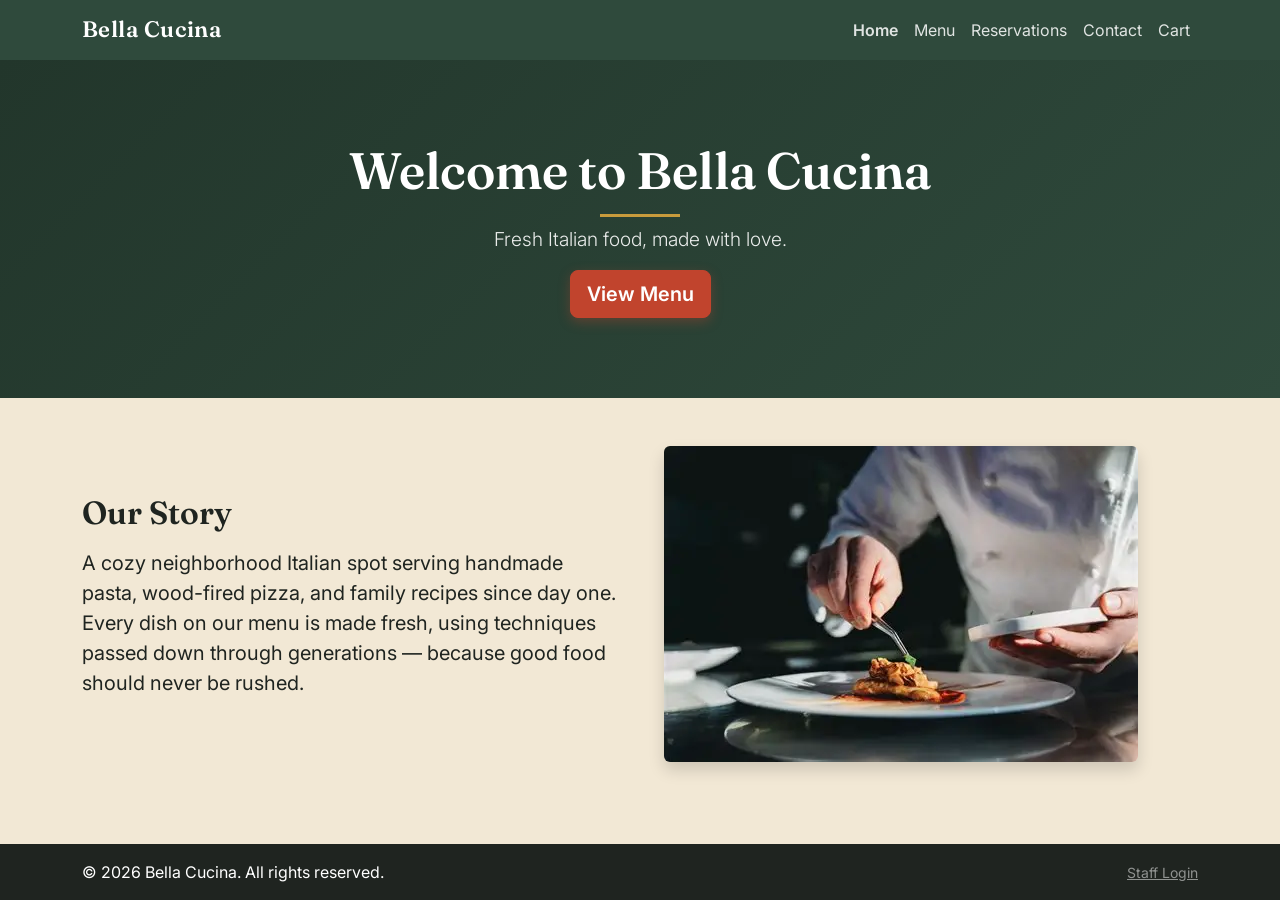
<file: index.html>
<!doctype html>
<html lang="en">
  <head>
    <meta charset="UTF-8" />
    <meta name="viewport" content="width=device-width, initial-scale=1.0" />
    <title>Bella Cucina | Home</title>
    <meta
      name="description"
      content="Bella Cucina — cozy Italian restaurant offering handmade pasta, wood-fired pizza, and family recipes. Order online, book a table, or browse our menu."
    />
    <link rel="icon" type="image/x-icon" href="favicon.ico" />

    <!-- Bootstrap CSS -->
    <link
      href="https://cdn.jsdelivr.net/npm/bootstrap@5.3.3/dist/css/bootstrap.min.css"
      rel="stylesheet"
    />

    <!-- Our custom CSS (loaded AFTER Bootstrap so it can override it) -->
    <link rel="stylesheet" href="css/style.css" />
  </head>
  <body>
    <!-- NAVBAR -->
    <nav class="navbar navbar-expand-lg navbar-dark bg-dark">
      <div class="container">
        <a class="navbar-brand" href="index.html">Bella Cucina</a>

        <button
          class="navbar-toggler"
          type="button"
          data-bs-toggle="collapse"
          data-bs-target="#navMenu"
          aria-controls="navMenu"
          aria-expanded="false"
          aria-label="Toggle navigation"
        >
          <span class="navbar-toggler-icon"></span>
        </button>

        <div class="collapse navbar-collapse" id="navMenu">
          <ul class="navbar-nav ms-auto">
            <li class="nav-item">
              <a class="nav-link active" href="index.html">Home</a>
            </li>
            <li class="nav-item">
              <a class="nav-link" href="menu.html">Menu</a>
            </li>
            <li class="nav-item">
              <a class="nav-link" href="reservation.html">Reservations</a>
            </li>
            <li class="nav-item">
              <a class="nav-link" href="contact.html">Contact</a>
            </li>
            <li class="nav-item">
              <a class="nav-link" href="cart.html">Cart</a>
            </li>
          </ul>
        </div>
      </div>
    </nav>

    <!-- HERO SECTION -->
    <header class="bg-secondary text-white text-center py-5">
      <div class="container">
        <h1>Welcome to Bella Cucina</h1>
        <p class="lead">Fresh Italian food, made with love.</p>
        <a href="menu.html" class="btn btn-warning btn-lg">View Menu</a>
      </div>
    </header>

    <main>
      <!-- ABOUT/STORY SECTION -->
      <section class="py-5">
        <div class="container">
          <div class="row align-items-center g-5">
            <div class="col-md-6">
              <h2 class="mb-3">Our Story</h2>
              <p class="fs-5">
                A cozy neighborhood Italian spot serving handmade pasta,
                wood-fired pizza, and family recipes since day one. Every dish
                on our menu is made fresh, using techniques passed down through
                generations — because good food should never be rushed.
              </p>
            </div>
            <div class="col-md-6">
              <img
                src="assets/images/ourstory.webp"
                class="img-fluid rounded shadow"
                alt="A chef carefully plating a dish with garnish at Bella Cucina"
              />
            </div>
          </div>
        </div>
      </section>
    </main>

    <!-- FOOTER -->
    <footer class="bg-dark text-white py-3">
      <div
        class="container d-flex flex-wrap justify-content-between align-items-center"
      >
        <p class="mb-0">&copy; 2026 Bella Cucina. All rights reserved.</p>
        <a href="admin/login.html" class="text-white-50 small">Staff Login</a>
      </div>
    </footer>

    <!-- Bootstrap JS bundle (needed for navbar toggle, modals etc) -->
    <script src="https://cdn.jsdelivr.net/npm/bootstrap@5.3.3/dist/js/bootstrap.bundle.min.js"></script>
    <script src="js/data.js"></script>
    <script src="js/cart.js"></script>
  </body>
</html>
</file>
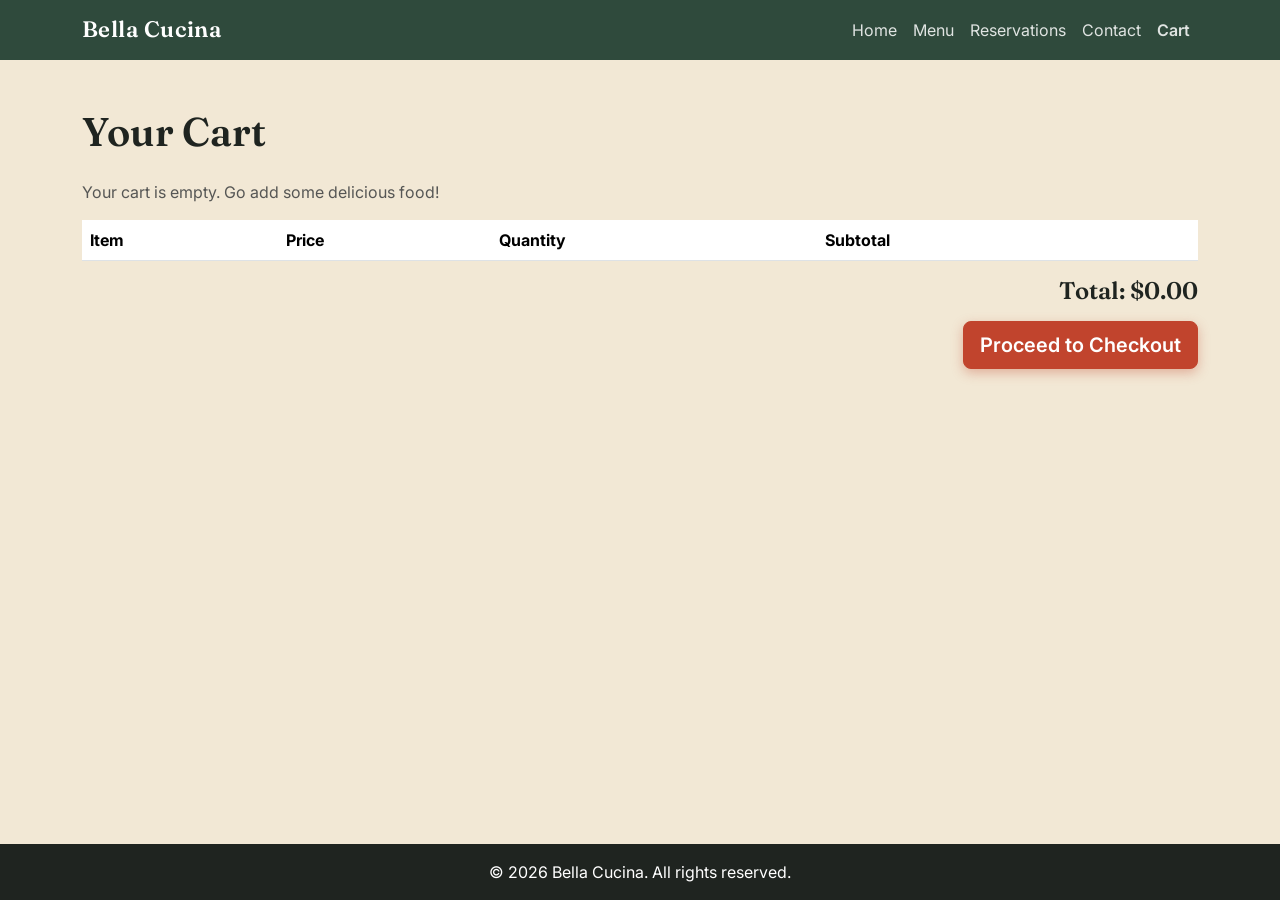
<file: cart.html>
<!doctype html>
<html lang="en">
  <head>
    <meta charset="UTF-8" />
    <meta name="viewport" content="width=device-width, initial-scale=1.0" />
    <title>Bella Cucina | Cart</title>
    <meta
      name="description"
      content="Bella Cucina — cozy Italian restaurant offering handmade pasta, wood-fired pizza, and family recipes. Order online, book a table, or browse our menu."
    />
    <link rel="icon" type="image/x-icon" href="favicon.ico" />

    <link
      href="https://cdn.jsdelivr.net/npm/bootstrap@5.3.3/dist/css/bootstrap.min.css"
      rel="stylesheet"
    />
    <link rel="stylesheet" href="css/style.css" />
  </head>
  <body>
    <!-- NAVBAR -->
    <nav class="navbar navbar-expand-lg navbar-dark bg-dark">
      <div class="container">
        <a class="navbar-brand" href="index.html">Bella Cucina</a>
        <button
          class="navbar-toggler"
          type="button"
          data-bs-toggle="collapse"
          data-bs-target="#navMenu"
          aria-controls="navMenu"
          aria-expanded="false"
          aria-label="Toggle navigation"
        >
          <span class="navbar-toggler-icon"></span>
        </button>
        <div class="collapse navbar-collapse" id="navMenu">
          <ul class="navbar-nav ms-auto">
            <li class="nav-item">
              <a class="nav-link" href="index.html">Home</a>
            </li>
            <li class="nav-item">
              <a class="nav-link" href="menu.html">Menu</a>
            </li>
            <li class="nav-item">
              <a class="nav-link" href="reservation.html">Reservations</a>
            </li>
            <li class="nav-item">
              <a class="nav-link" href="contact.html">Contact</a>
            </li>
            <li class="nav-item">
              <a class="nav-link active" href="cart.html">Cart</a>
            </li>
          </ul>
        </div>
      </div>
    </nav>

    <div class="container py-5">
      <h1 class="mb-4">Your Cart</h1>

      <!-- Empty state (hidden by default, JS shows it if cart is empty) -->
      <p id="emptyCartMessage" class="text-muted d-none">
        Your cart is empty. Go add some delicious food!
      </p>

      <div class="table-responsive">
        <table class="table align-middle">
          <thead>
            <tr>
              <th>Item</th>
              <th>Price</th>
              <th>Quantity</th>
              <th>Subtotal</th>
              <th></th>
            </tr>
          </thead>
          <tbody id="cartBody">
            <!-- rows inserted by cart.js -->
          </tbody>
        </table>
      </div>

      <div class="text-end">
        <h4>Total: <span id="cartTotal">$0.00</span></h4>
        <a href="checkout.html" class="btn btn-warning btn-lg mt-2"
          >Proceed to Checkout</a
        >
      </div>
    </div>

    <!-- FOOTER -->
    <footer class="bg-dark text-white text-center py-3">
      <div class="container">
        <p class="mb-0">&copy; 2026 Bella Cucina. All rights reserved.</p>
      </div>
    </footer>

    <script src="https://cdn.jsdelivr.net/npm/bootstrap@5.3.3/dist/js/bootstrap.bundle.min.js"></script>
    <script src="js/data.js"></script>
    <script src="js/cart.js"></script>
  </body>
</html>
</file>
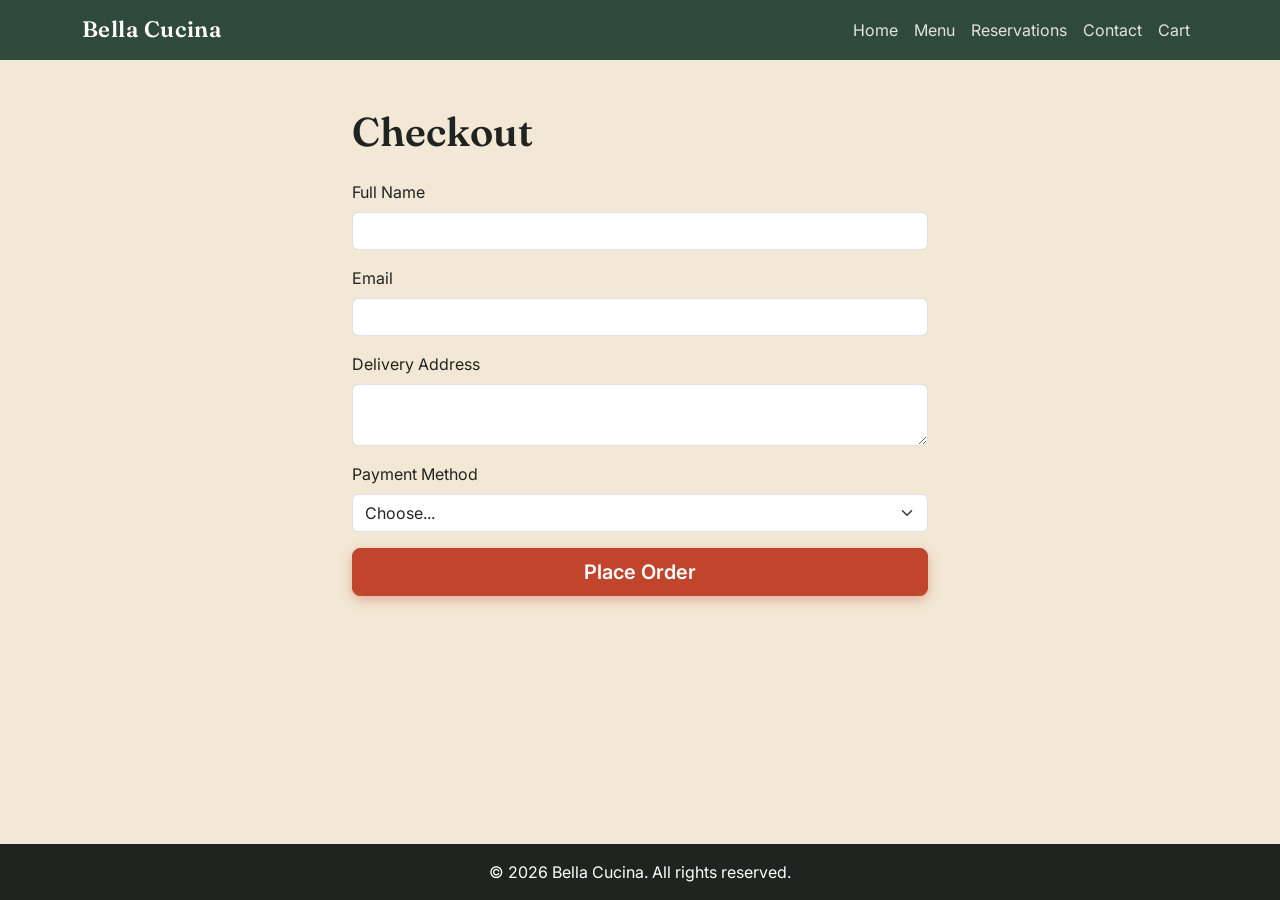
<file: checkout.html>
<!doctype html>
<html lang="en">
  <head>
    <meta charset="UTF-8" />
    <meta name="viewport" content="width=device-width, initial-scale=1.0" />
    <title>Bella Cucina | Checkout</title>
    <meta
      name="description"
      content="Bella Cucina — cozy Italian restaurant offering handmade pasta, wood-fired pizza, and family recipes. Order online, book a table, or browse our menu."
    />
    <link rel="icon" type="image/x-icon" href="favicon.ico" />

    <link
      href="https://cdn.jsdelivr.net/npm/bootstrap@5.3.3/dist/css/bootstrap.min.css"
      rel="stylesheet"
    />
    <link rel="stylesheet" href="css/style.css" />
  </head>
  <body>
    <!-- NAVBAR -->
    <nav class="navbar navbar-expand-lg navbar-dark bg-dark">
      <div class="container">
        <a class="navbar-brand" href="index.html">Bella Cucina</a>
        <button
          class="navbar-toggler"
          type="button"
          data-bs-toggle="collapse"
          data-bs-target="#navMenu"
          aria-controls="navMenu"
          aria-expanded="false"
          aria-label="Toggle navigation"
        >
          <span class="navbar-toggler-icon"></span>
        </button>
        <div class="collapse navbar-collapse" id="navMenu">
          <ul class="navbar-nav ms-auto">
            <li class="nav-item">
              <a class="nav-link" href="index.html">Home</a>
            </li>
            <li class="nav-item">
              <a class="nav-link" href="menu.html">Menu</a>
            </li>
            <li class="nav-item">
              <a class="nav-link" href="reservation.html">Reservations</a>
            </li>
            <li class="nav-item">
              <a class="nav-link" href="contact.html">Contact</a>
            </li>
            <li class="nav-item">
              <a class="nav-link" href="cart.html">Cart</a>
            </li>
          </ul>
        </div>
      </div>
    </nav>

    <div class="container py-5" style="max-width: 600px">
      <h1 class="mb-4">Checkout</h1>

      <form id="checkoutForm" novalidate>
        <div class="mb-3">
          <label for="customerName" class="form-label">Full Name</label>
          <input type="text" class="form-control" id="customerName" required />
          <div class="invalid-feedback">Please enter your name.</div>
        </div>

        <div class="mb-3">
          <label for="customerEmail" class="form-label">Email</label>
          <input
            type="email"
            class="form-control"
            id="customerEmail"
            required
          />
          <div class="invalid-feedback">Please enter a valid email.</div>
        </div>

        <div class="mb-3">
          <label for="customerAddress" class="form-label"
            >Delivery Address</label
          >
          <textarea
            class="form-control"
            id="customerAddress"
            rows="2"
            required
          ></textarea>
          <div class="invalid-feedback">
            Please enter your delivery address.
          </div>
        </div>

        <div class="mb-3">
          <label for="paymentMethod" class="form-label">Payment Method</label>
          <select class="form-select" id="paymentMethod" required>
            <option value="" selected disabled>Choose...</option>
            <option value="card">Credit/Debit Card</option>
            <option value="cash">Cash on Delivery</option>
          </select>
          <div class="invalid-feedback">Please choose a payment method.</div>
        </div>

        <button type="submit" class="btn btn-warning btn-lg w-100">
          Place Order
        </button>
      </form>
    </div>

    <!-- FOOTER -->
    <footer class="bg-dark text-white text-center py-3">
      <div class="container">
        <p class="mb-0">&copy; 2026 Bella Cucina. All rights reserved.</p>
      </div>
    </footer>

    <script src="https://cdn.jsdelivr.net/npm/bootstrap@5.3.3/dist/js/bootstrap.bundle.min.js"></script>
    <script src="js/data.js"></script>
    <script src="js/cart.js"></script>
    <script src="js/checkout.js"></script>
  </body>
</html>
</file>
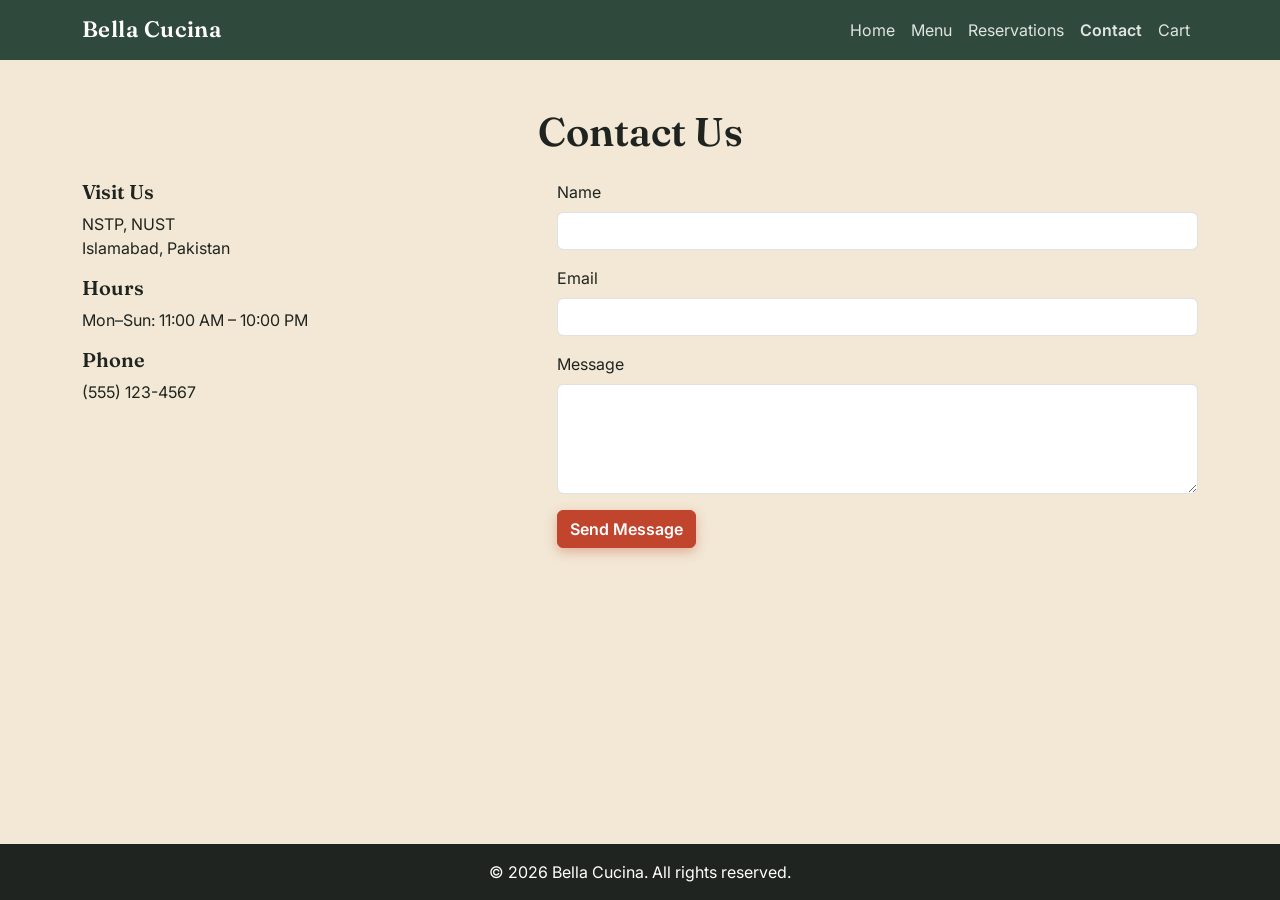
<file: contact.html>
<!doctype html>
<html lang="en">
  <head>
    <meta charset="UTF-8" />
    <meta name="viewport" content="width=device-width, initial-scale=1.0" />
    <title>Bella Cucina | Contact</title>
    <meta
      name="description"
      content="Bella Cucina — cozy Italian restaurant offering handmade pasta, wood-fired pizza, and family recipes. Order online, book a table, or browse our menu."
    />
    <link rel="icon" type="image/x-icon" href="favicon.ico" />

    <link
      href="https://cdn.jsdelivr.net/npm/bootstrap@5.3.3/dist/css/bootstrap.min.css"
      rel="stylesheet"
    />
    <link rel="stylesheet" href="css/style.css" />
  </head>
  <body>
    <!-- NAVBAR -->
    <nav class="navbar navbar-expand-lg navbar-dark bg-dark">
      <div class="container">
        <a class="navbar-brand" href="index.html">Bella Cucina</a>
        <button
          class="navbar-toggler"
          type="button"
          data-bs-toggle="collapse"
          data-bs-target="#navMenu"
          aria-controls="navMenu"
          aria-expanded="false"
          aria-label="Toggle navigation"
        >
          <span class="navbar-toggler-icon"></span>
        </button>
        <div class="collapse navbar-collapse" id="navMenu">
          <ul class="navbar-nav ms-auto">
            <li class="nav-item">
              <a class="nav-link" href="index.html">Home</a>
            </li>
            <li class="nav-item">
              <a class="nav-link" href="menu.html">Menu</a>
            </li>
            <li class="nav-item">
              <a class="nav-link" href="reservation.html">Reservations</a>
            </li>
            <li class="nav-item">
              <a class="nav-link active" href="contact.html">Contact</a>
            </li>
            <li class="nav-item">
              <a class="nav-link" href="cart.html">Cart</a>
            </li>
          </ul>
        </div>
      </div>
    </nav>

    <div class="container py-5">
      <h1 class="mb-4 text-center">Contact Us</h1>

      <div class="row">
        <!-- Restaurant info -->
        <div class="col-md-5 mb-4">
          <h5>Visit Us</h5>
          <p>NSTP, NUST<br />Islamabad, Pakistan</p>
          <h5>Hours</h5>
          <p>Mon–Sun: 11:00 AM – 10:00 PM</p>
          <h5>Phone</h5>
          <p>(555) 123-4567</p>
        </div>

        <!-- Contact form -->
        <div class="col-md-7">
          <form id="contactForm" novalidate>
            <div class="mb-3">
              <label for="contactName" class="form-label">Name</label>
              <input
                type="text"
                class="form-control"
                id="contactName"
                required
              />
              <div class="invalid-feedback">Please enter your name.</div>
            </div>

            <div class="mb-3">
              <label for="contactEmail" class="form-label">Email</label>
              <input
                type="email"
                class="form-control"
                id="contactEmail"
                required
              />
              <div class="invalid-feedback">Please enter a valid email.</div>
            </div>

            <div class="mb-3">
              <label for="contactMessage" class="form-label">Message</label>
              <textarea
                class="form-control"
                id="contactMessage"
                rows="4"
                required
              ></textarea>
              <div class="invalid-feedback">Please enter a message.</div>
            </div>

            <button type="submit" class="btn btn-warning">Send Message</button>
          </form>

          <div id="contactSuccess" class="d-none">
            <h4 class="text-success">✓ Message Sent!</h4>
            <p>We'll get back to you soon.</p>
          </div>
        </div>
      </div>
    </div>

    <!-- FOOTER -->
    <footer class="bg-dark text-white text-center py-3">
      <div class="container">
        <p class="mb-0">&copy; 2026 Bella Cucina. All rights reserved.</p>
      </div>
    </footer>

    <script src="https://cdn.jsdelivr.net/npm/bootstrap@5.3.3/dist/js/bootstrap.bundle.min.js"></script>
    <script src="js/contact.js"></script>
  </body>
</html>
</file>
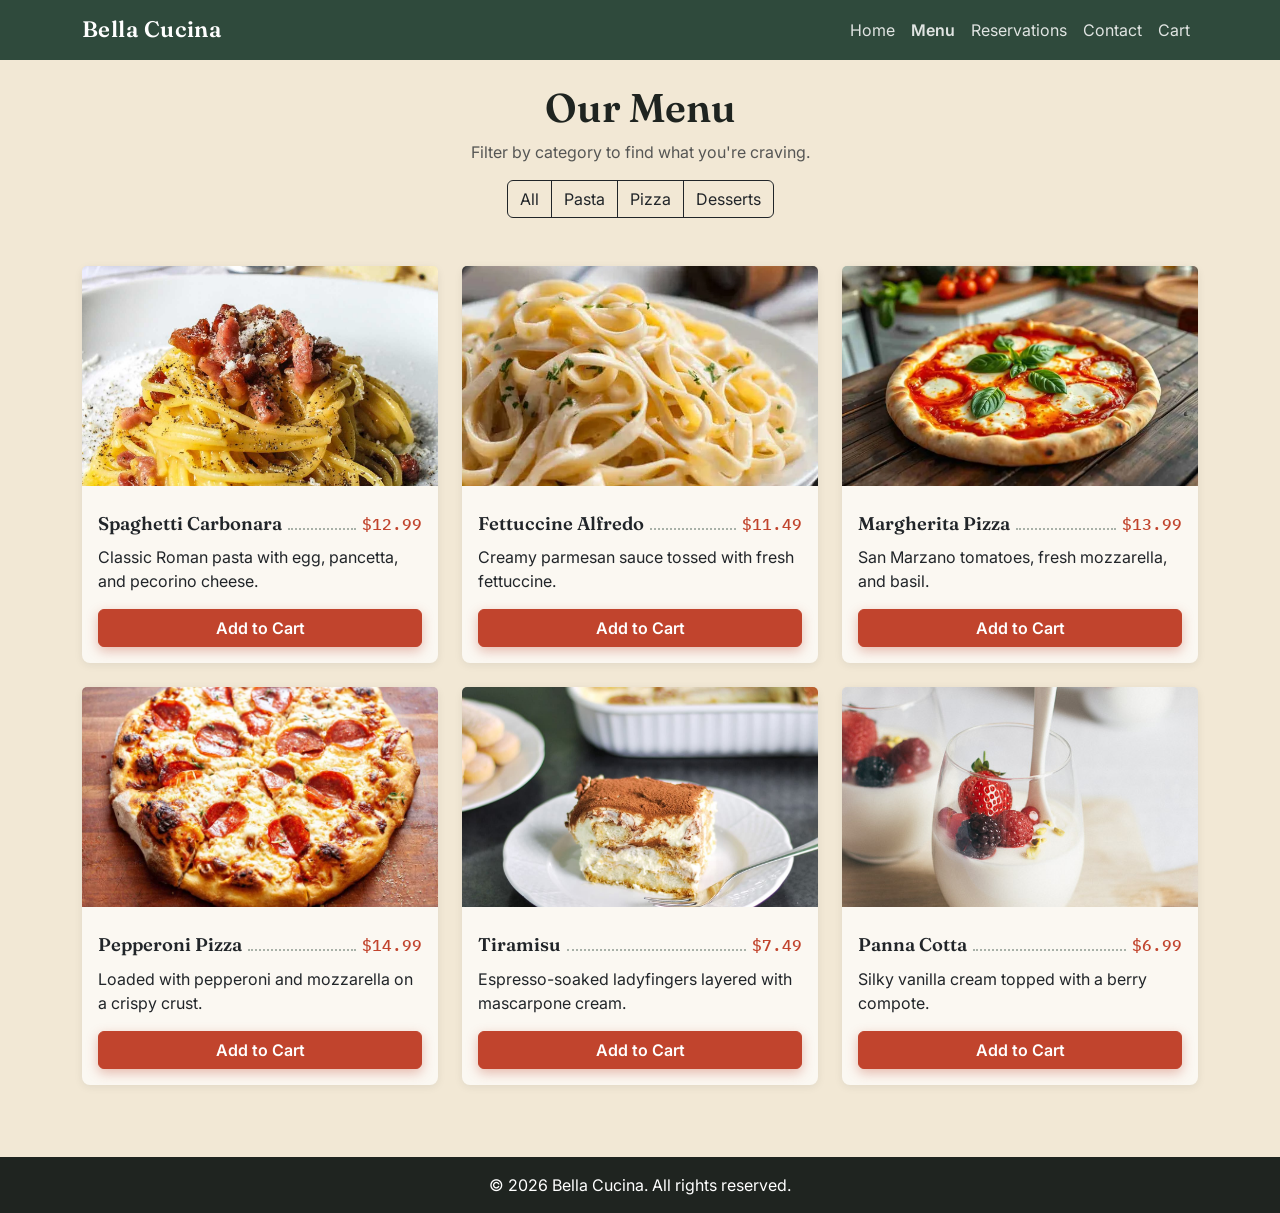
<file: menu.html>
<!doctype html>
<html lang="en">
  <head>
    <meta charset="UTF-8" />
    <meta name="viewport" content="width=device-width, initial-scale=1.0" />
    <title>Bella Cucina | Menu</title>
    <meta
      name="description"
      content="Browse Bella Cucina's menu of handmade pasta, wood-fired pizza, and Italian desserts. Order online for pickup or delivery."
    />
    <link rel="icon" type="image/x-icon" href="favicon.ico" />

    <link
      href="https://cdn.jsdelivr.net/npm/bootstrap@5.3.3/dist/css/bootstrap.min.css"
      rel="stylesheet"
    />
    <link rel="stylesheet" href="css/style.css" />
  </head>
  <body>
    <!-- NAVBAR -->
    <nav class="navbar navbar-expand-lg navbar-dark bg-dark">
      <div class="container">
        <a class="navbar-brand" href="index.html">Bella Cucina</a>

        <button
          class="navbar-toggler"
          type="button"
          data-bs-toggle="collapse"
          data-bs-target="#navMenu"
          aria-controls="navMenu"
          aria-expanded="false"
          aria-label="Toggle navigation"
        >
          <span class="navbar-toggler-icon"></span>
        </button>

        <div class="collapse navbar-collapse" id="navMenu">
          <ul class="navbar-nav ms-auto">
            <li class="nav-item">
              <a class="nav-link" href="index.html">Home</a>
            </li>
            <li class="nav-item">
              <a class="nav-link active" href="menu.html">Menu</a>
            </li>
            <li class="nav-item">
              <a class="nav-link" href="reservation.html">Reservations</a>
            </li>
            <li class="nav-item">
              <a class="nav-link" href="contact.html">Contact</a>
            </li>
            <li class="nav-item">
              <a class="nav-link" href="cart.html">Cart</a>
            </li>
          </ul>
        </div>
      </div>
    </nav>

    <!-- PAGE HEADER -->
    <div class="container text-center py-4">
      <h1>Our Menu</h1>
      <p class="text-muted">Filter by category to find what you're craving.</p>

      <!-- FILTER BUTTONS -->
      <div
        class="btn-group mb-4"
        role="group"
        aria-label="Menu category filters"
      >
        <button class="btn btn-outline-dark filter-btn" data-category="All">
          All
        </button>
        <button class="btn btn-outline-dark filter-btn" data-category="Pasta">
          Pasta
        </button>
        <button class="btn btn-outline-dark filter-btn" data-category="Pizza">
          Pizza
        </button>
        <button
          class="btn btn-outline-dark filter-btn"
          data-category="Desserts"
        >
          Desserts
        </button>
      </div>
    </div>

    <!-- MENU GRID (filled in by JS) -->
    <div class="container pb-5">
      <div class="row" id="menuContainer">
        <!-- dish cards get inserted here by menu.js -->
      </div>
    </div>

    <!-- FOOTER -->
    <footer class="bg-dark text-white text-center py-3">
      <div class="container">
        <p class="mb-0">&copy; 2026 Bella Cucina. All rights reserved.</p>
      </div>
    </footer>

    <!-- Bootstrap JS -->
    <script src="https://cdn.jsdelivr.net/npm/bootstrap@5.3.3/dist/js/bootstrap.bundle.min.js"></script>

    <!-- Our JS files (order matters: data before menu) -->
    <script src="js/data.js"></script>
    <script src="js/cart.js"></script>
    <script src="js/menu.js"></script>
  </body>
</html>
</file>
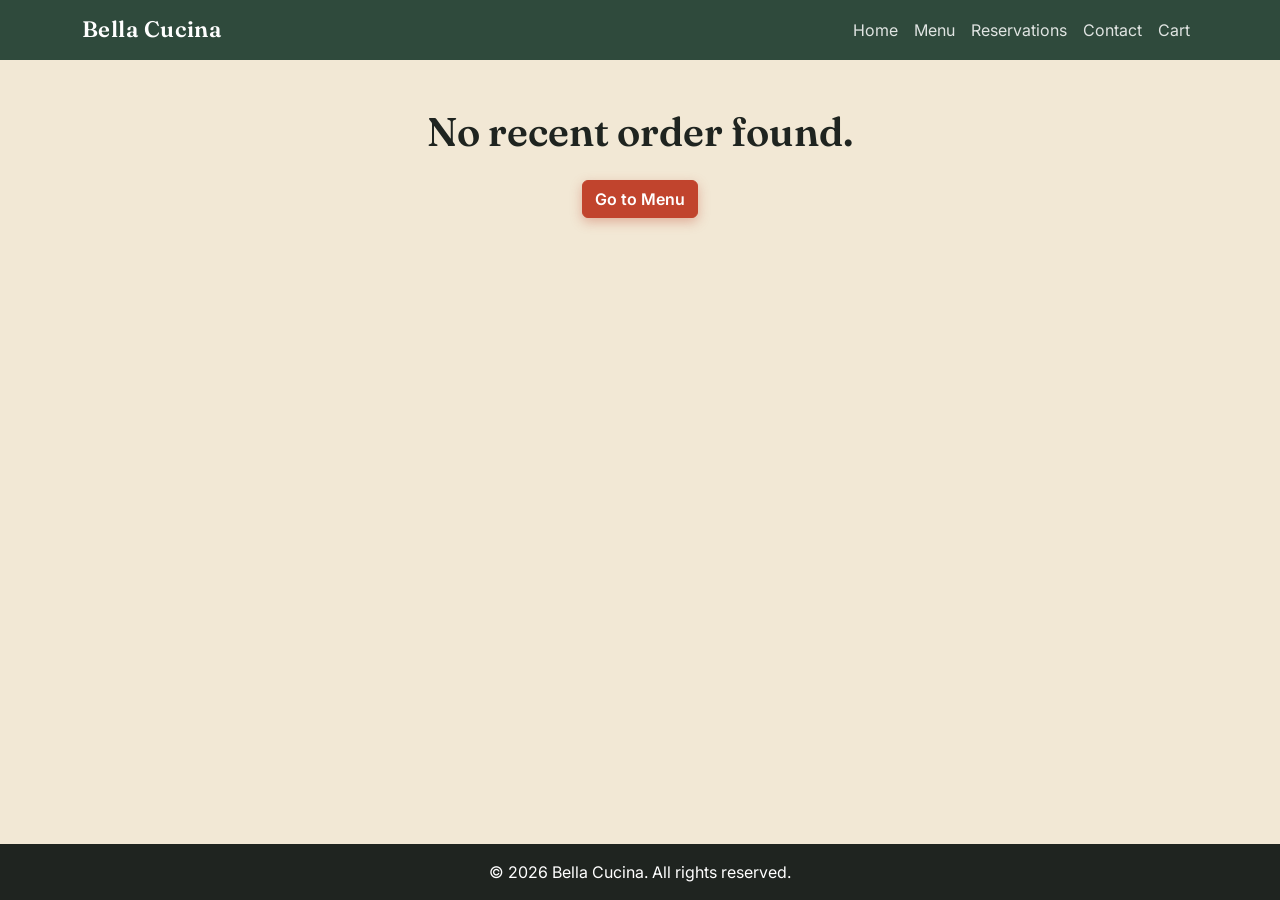
<file: order-confirmation.html>
<!doctype html>
<html lang="en">
  <head>
    <meta charset="UTF-8" />
    <meta name="viewport" content="width=device-width, initial-scale=1.0" />
    <title>Bella Cucina | Order Confirmed</title>
    <meta
      name="description"
      content="Bella Cucina — cozy Italian restaurant offering handmade pasta, wood-fired pizza, and family recipes. Order online, book a table, or browse our menu."
    />
    <link rel="icon" type="image/x-icon" href="favicon.ico" />

    <link
      href="https://cdn.jsdelivr.net/npm/bootstrap@5.3.3/dist/css/bootstrap.min.css"
      rel="stylesheet"
    />
    <link rel="stylesheet" href="css/style.css" />
  </head>
  <body>
    <!-- NAVBAR -->
    <nav class="navbar navbar-expand-lg navbar-dark bg-dark">
      <div class="container">
        <a class="navbar-brand" href="index.html">Bella Cucina</a>
        <button
          class="navbar-toggler"
          type="button"
          data-bs-toggle="collapse"
          data-bs-target="#navMenu"
          aria-controls="navMenu"
          aria-expanded="false"
          aria-label="Toggle navigation"
        >
          <span class="navbar-toggler-icon"></span>
        </button>
        <div class="collapse navbar-collapse" id="navMenu">
          <ul class="navbar-nav ms-auto">
            <li class="nav-item">
              <a class="nav-link" href="index.html">Home</a>
            </li>
            <li class="nav-item">
              <a class="nav-link" href="menu.html">Menu</a>
            </li>
            <li class="nav-item">
              <a class="nav-link" href="reservation.html">Reservations</a>
            </li>
            <li class="nav-item">
              <a class="nav-link" href="contact.html">Contact</a>
            </li>
            <li class="nav-item">
              <a class="nav-link" href="cart.html">Cart</a>
            </li>
          </ul>
        </div>
      </div>
    </nav>

    <div class="container py-5 text-center" style="max-width: 600px">
      <!-- Shown if a valid order exists -->
      <div id="confirmationContent" class="d-none">
        <h1 class="text-success mb-3">✓ Order Confirmed!</h1>
        <p>Thanks, <span id="confirmName"></span>! Your order is on its way.</p>
        <p class="fs-5">
          <strong>Order ID:</strong> <span id="confirmOrderId"></span>
        </p>
        <p class="fs-5">
          <strong>Total:</strong> <span id="confirmTotal"></span>
        </p>
        <p class="text-muted"><span id="confirmDate"></span></p>
        <a href="menu.html" class="btn btn-warning mt-3">Order Again</a>
      </div>

      <!-- Shown if someone lands here without placing an order -->
      <div id="noOrderMessage" class="d-none">
        <h1>No recent order found.</h1>
        <a href="menu.html" class="btn btn-warning mt-3">Go to Menu</a>
      </div>
    </div>

    <!-- FOOTER -->
    <footer class="bg-dark text-white text-center py-3">
      <div class="container">
        <p class="mb-0">&copy; 2026 Bella Cucina. All rights reserved.</p>
      </div>
    </footer>

    <script src="https://cdn.jsdelivr.net/npm/bootstrap@5.3.3/dist/js/bootstrap.bundle.min.js"></script>
    <script>
      document.addEventListener("DOMContentLoaded", () => {
        const order = JSON.parse(localStorage.getItem("lastOrder"));

        if (!order) {
          document.getElementById("noOrderMessage").classList.remove("d-none");
          return;
        }

        document.getElementById("confirmName").textContent = order.name;
        document.getElementById("confirmOrderId").textContent = order.id;
        document.getElementById("confirmTotal").textContent = `$${order.total}`;
        document.getElementById("confirmDate").textContent = order.date;
        document
          .getElementById("confirmationContent")
          .classList.remove("d-none");
      });
    </script>
  </body>
</html>
</file>
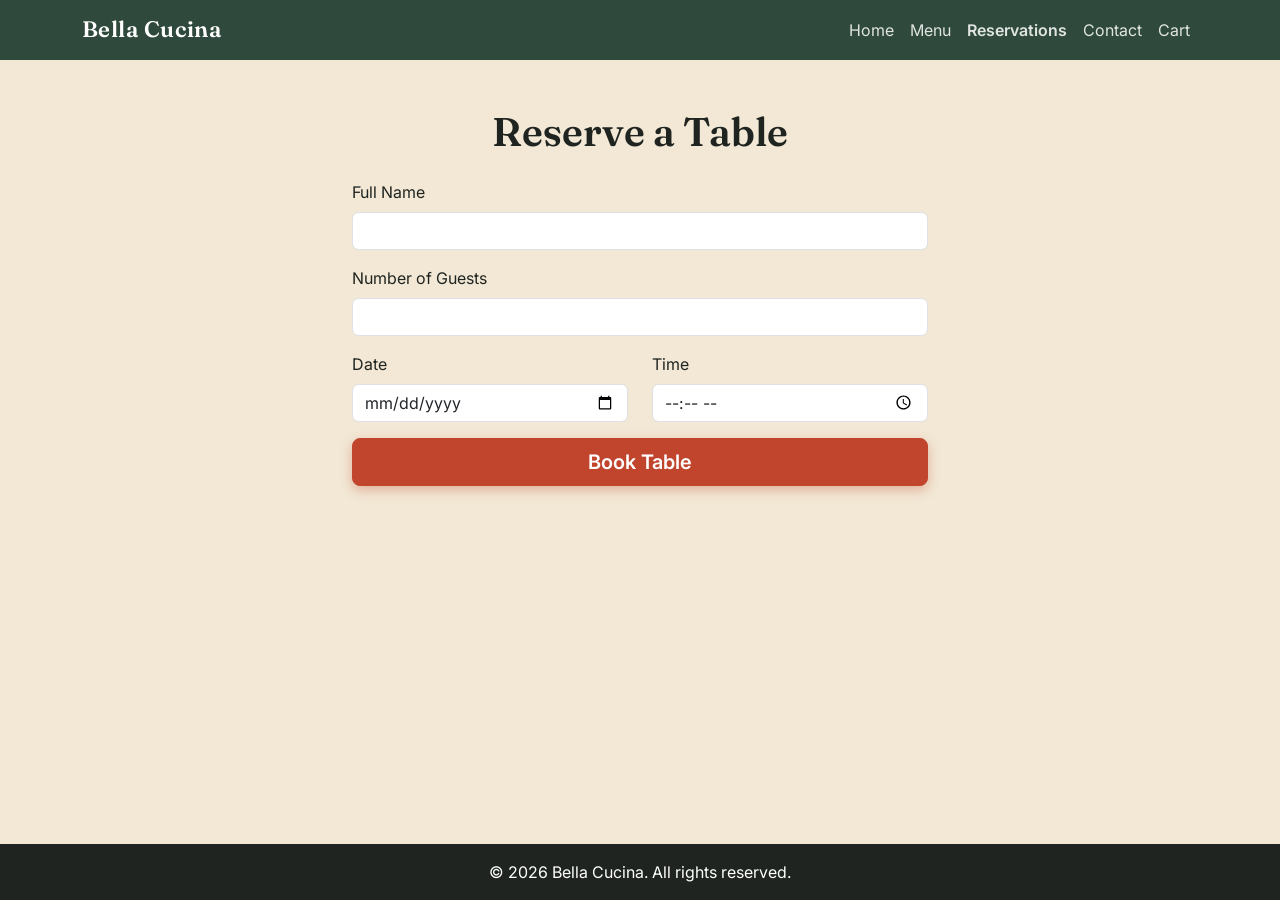
<file: reservation.html>
<!doctype html>
<html lang="en">
  <head>
    <meta charset="UTF-8" />
    <meta name="viewport" content="width=device-width, initial-scale=1.0" />
    <title>Bella Cucina | Reservations</title>
    <meta
      name="description"
      content="Bella Cucina — cozy Italian restaurant offering handmade pasta, wood-fired pizza, and family recipes. Order online, book a table, or browse our menu."
    />
    <link rel="icon" type="image/x-icon" href="favicon.ico" />

    <link
      href="https://cdn.jsdelivr.net/npm/bootstrap@5.3.3/dist/css/bootstrap.min.css"
      rel="stylesheet"
    />
    <link rel="stylesheet" href="css/style.css" />
  </head>
  <body>
    <!-- NAVBAR -->
    <nav class="navbar navbar-expand-lg navbar-dark bg-dark">
      <div class="container">
        <a class="navbar-brand" href="index.html">Bella Cucina</a>
        <button
          class="navbar-toggler"
          type="button"
          data-bs-toggle="collapse"
          data-bs-target="#navMenu"
          aria-controls="navMenu"
          aria-expanded="false"
          aria-label="Toggle navigation"
        >
          <span class="navbar-toggler-icon"></span>
        </button>
        <div class="collapse navbar-collapse" id="navMenu">
          <ul class="navbar-nav ms-auto">
            <li class="nav-item">
              <a class="nav-link" href="index.html">Home</a>
            </li>
            <li class="nav-item">
              <a class="nav-link" href="menu.html">Menu</a>
            </li>
            <li class="nav-item">
              <a class="nav-link active" href="reservation.html"
                >Reservations</a
              >
            </li>
            <li class="nav-item">
              <a class="nav-link" href="contact.html">Contact</a>
            </li>
            <li class="nav-item">
              <a class="nav-link" href="cart.html">Cart</a>
            </li>
          </ul>
        </div>
      </div>
    </nav>

    <div class="container py-5" style="max-width: 600px">
      <h1 class="mb-4 text-center">Reserve a Table</h1>

      <form id="reservationForm" novalidate>
        <div class="mb-3">
          <label for="resName" class="form-label">Full Name</label>
          <input type="text" class="form-control" id="resName" required />
          <div class="invalid-feedback">Please enter your name.</div>
        </div>

        <div class="mb-3">
          <label for="resGuests" class="form-label">Number of Guests</label>
          <input
            type="number"
            class="form-control"
            id="resGuests"
            min="1"
            max="20"
            required
          />
          <div class="invalid-feedback">
            Please enter a number between 1 and 20.
          </div>
        </div>

        <div class="row">
          <div class="col mb-3">
            <label for="resDate" class="form-label">Date</label>
            <input type="date" class="form-control" id="resDate" required />
            <div class="invalid-feedback">Please choose a date.</div>
          </div>
          <div class="col mb-3">
            <label for="resTime" class="form-label">Time</label>
            <input type="time" class="form-control" id="resTime" required />
            <div class="invalid-feedback">Please choose a time.</div>
          </div>
        </div>

        <button type="submit" class="btn btn-warning btn-lg w-100">
          Book Table
        </button>
      </form>

      <!-- Success message, hidden until a reservation is submitted -->
      <div id="reservationSuccess" class="d-none text-center">
        <h2 class="text-success">✓ Table Reserved!</h2>
        <p>Your confirmation ID: <strong id="successResId"></strong></p>
        <p>We look forward to seeing you.</p>
        <a href="menu.html" class="btn btn-warning mt-2"
          >Browse Menu While You Wait</a
        >
      </div>
    </div>

    <!-- FOOTER -->
    <footer class="bg-dark text-white text-center py-3">
      <div class="container">
        <p class="mb-0">&copy; 2026 Bella Cucina. All rights reserved.</p>
      </div>
    </footer>

    <script src="https://cdn.jsdelivr.net/npm/bootstrap@5.3.3/dist/js/bootstrap.bundle.min.js"></script>
    <script src="js/reservation.js"></script>
  </body>
</html>
</file>
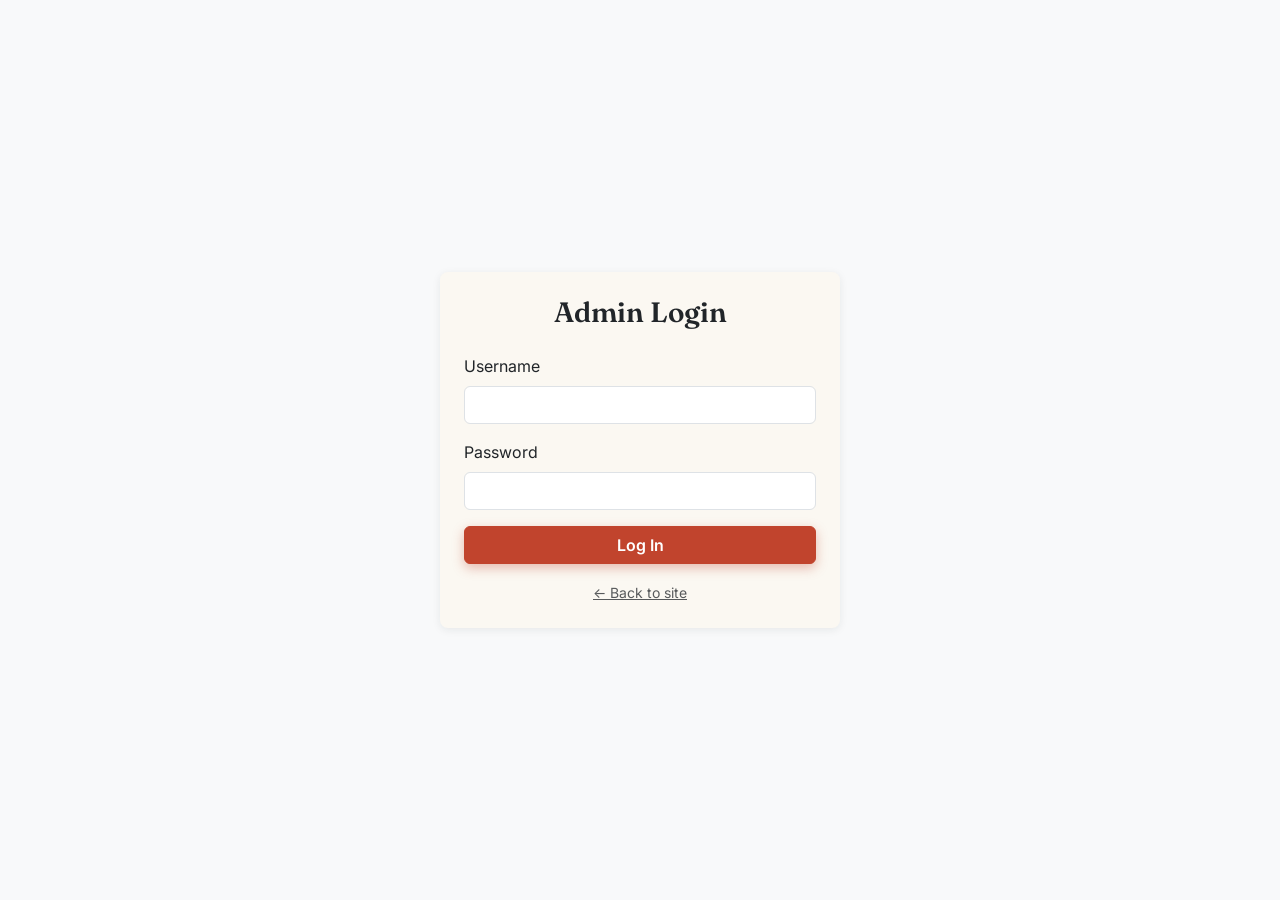
<file: admin/dashboard.html>
<!doctype html>
<html lang="en">
  <head>
    <meta charset="UTF-8" />
    <meta name="viewport" content="width=device-width, initial-scale=1.0" />
    <title>Bella Cucina | Admin Dashboard</title>
    <meta
      name="description"
      content="Bella Cucina — cozy Italian restaurant offering handmade pasta, wood-fired pizza, and family recipes. Order online, book a table, or browse our menu."
    />
    <link rel="icon" type="image/x-icon" href="../favicon.ico" />

    <link
      href="https://cdn.jsdelivr.net/npm/bootstrap@5.3.3/dist/css/bootstrap.min.css"
      rel="stylesheet"
    />
    <link rel="stylesheet" href="../css/style.css" />
  </head>
  <body>
    <!-- ADMIN NAVBAR -->
    <nav class="navbar navbar-expand-lg navbar-dark bg-dark">
      <div class="container">
        <a class="navbar-brand" href="dashboard.html">Bella Cucina Admin</a>
        <div class="collapse navbar-collapse">
          <ul class="navbar-nav ms-auto">
            <li class="nav-item">
              <a class="nav-link active" href="dashboard.html">Dashboard</a>
            </li>
            <li class="nav-item">
              <a class="nav-link" href="manage-menu.html">Menu</a>
            </li>
            <li class="nav-item">
              <a class="nav-link" href="manage-orders.html">Orders</a>
            </li>
            <li class="nav-item">
              <a class="nav-link" href="manage-reservations.html"
                >Reservations</a
              >
            </li>
            <li class="nav-item">
              <button
                class="btn btn-outline-light btn-sm ms-2"
                onclick="adminLogout()"
              >
                Log Out
              </button>
            </li>
          </ul>
        </div>
      </div>
    </nav>

    <div class="container py-5">
      <h1 class="mb-4">Dashboard</h1>

      <div class="row g-4">
        <div class="col-md-3">
          <div class="card text-center p-3">
            <h6 class="text-muted">Total Orders</h6>
            <h2 id="statTotalOrders">0</h2>
          </div>
        </div>
        <div class="col-md-3">
          <div class="card text-center p-3">
            <h6 class="text-muted">Pending Orders</h6>
            <h2 id="statPendingOrders">0</h2>
          </div>
        </div>
        <div class="col-md-3">
          <div class="card text-center p-3">
            <h6 class="text-muted">Reservations</h6>
            <h2 id="statTotalReservations">0</h2>
          </div>
        </div>
        <div class="col-md-3">
          <div class="card text-center p-3">
            <h6 class="text-muted">Total Revenue</h6>
            <h2 id="statTotalRevenue">$0.00</h2>
          </div>
        </div>
      </div>
    </div>

    <script src="https://cdn.jsdelivr.net/npm/bootstrap@5.3.3/dist/js/bootstrap.bundle.min.js"></script>
    <script src="../js/admin-auth.js"></script>
    <script src="../js/admin-dashboard.js"></script>
  </body>
</html>
</file>
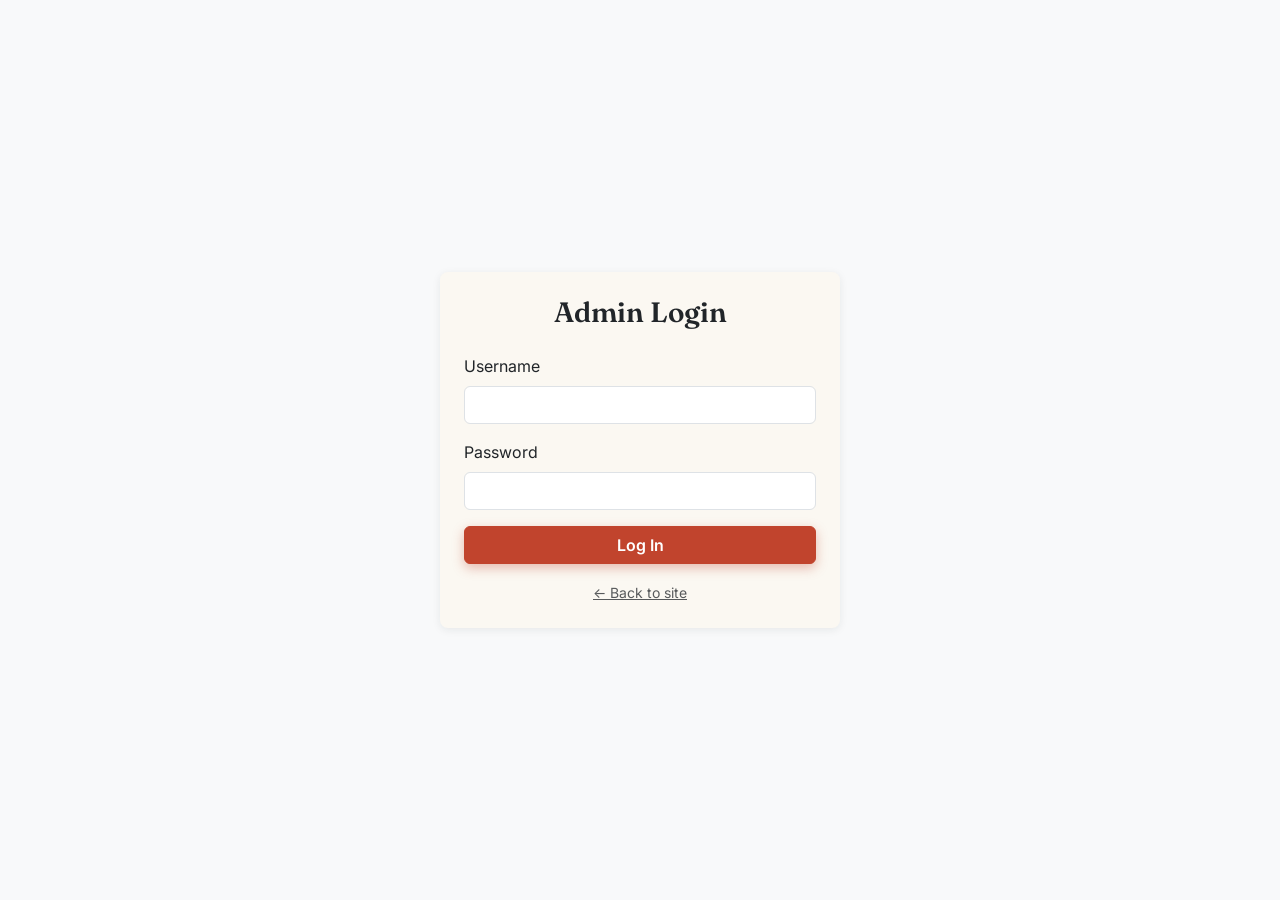
<file: admin/login.html>
<!doctype html>
<html lang="en">
  <head>
    <meta charset="UTF-8" />
    <meta name="viewport" content="width=device-width, initial-scale=1.0" />
    <title>Bella Cucina | Admin Login</title>
    <meta
      name="description"
      content="Bella Cucina — cozy Italian restaurant offering handmade pasta, wood-fired pizza, and family recipes. Order online, book a table, or browse our menu."
    />
    <link rel="icon" type="image/x-icon" href="../favicon.ico" />

    <link
      href="https://cdn.jsdelivr.net/npm/bootstrap@5.3.3/dist/css/bootstrap.min.css"
      rel="stylesheet"
    />
    <link rel="stylesheet" href="../css/style.css" />
  </head>
  <body class="bg-light">
    <div
      class="container d-flex align-items-center justify-content-center"
      style="min-height: 100vh"
    >
      <div class="card p-4" style="max-width: 400px; width: 100%">
        <h3 class="text-center mb-4">Admin Login</h3>

        <div id="loginError" class="alert alert-danger d-none" role="alert">
          Invalid username or password.
        </div>

        <form id="loginForm">
          <div class="mb-3">
            <label for="adminUsername" class="form-label">Username</label>
            <input
              type="text"
              class="form-control"
              id="adminUsername"
              required
            />
          </div>
          <div class="mb-3">
            <label for="adminPassword" class="form-label">Password</label>
            <input
              type="password"
              class="form-control"
              id="adminPassword"
              required
            />
          </div>
          <button type="submit" class="btn btn-warning w-100">Log In</button>
        </form>

        <div class="text-center mt-3">
          <a href="../index.html" class="text-muted small">← Back to site</a>
        </div>
      </div>
    </div>

    <script src="https://cdn.jsdelivr.net/npm/bootstrap@5.3.3/dist/js/bootstrap.bundle.min.js"></script>
    <script src="../js/admin-auth.js"></script>
  </body>
</html>
</file>
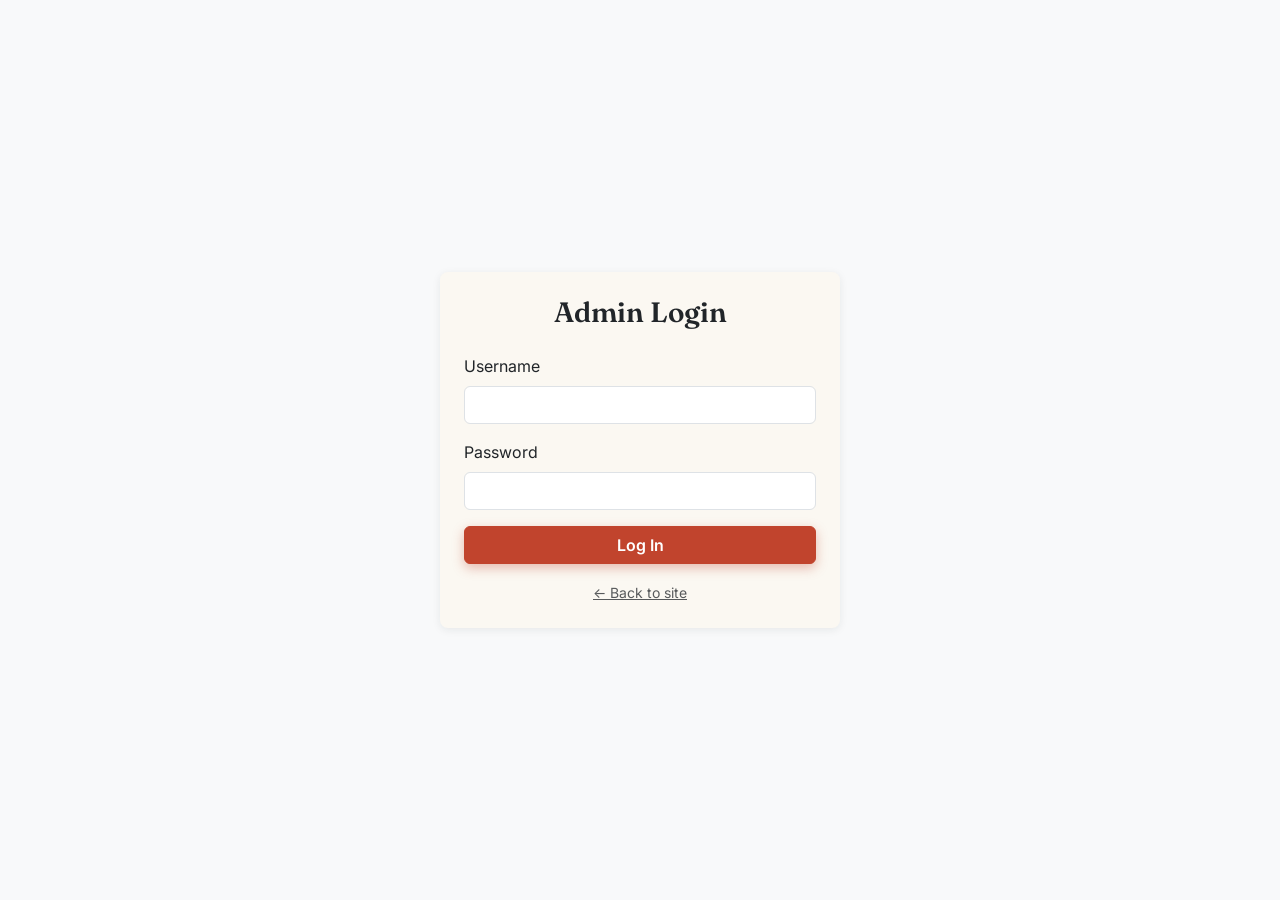
<file: admin/manage-menu.html>
<!doctype html>
<html lang="en">
  <head>
    <meta charset="UTF-8" />
    <meta name="viewport" content="width=device-width, initial-scale=1.0" />
    <title>Bella Cucina | Manage Menu</title>
    <meta
      name="description"
      content="Bella Cucina — cozy Italian restaurant offering handmade pasta, wood-fired pizza, and family recipes. Order online, book a table, or browse our menu."
    />
    <link rel="icon" type="image/x-icon" href="../favicon.ico" />

    <link
      href="https://cdn.jsdelivr.net/npm/bootstrap@5.3.3/dist/css/bootstrap.min.css"
      rel="stylesheet"
    />
    <link rel="stylesheet" href="../css/style.css" />
  </head>
  <body>
    <!-- ADMIN NAVBAR -->
    <nav class="navbar navbar-expand-lg navbar-dark bg-dark">
      <div class="container">
        <a class="navbar-brand" href="dashboard.html">Bella Cucina Admin</a>
        <div class="collapse navbar-collapse">
          <ul class="navbar-nav ms-auto">
            <li class="nav-item">
              <a class="nav-link" href="dashboard.html">Dashboard</a>
            </li>
            <li class="nav-item">
              <a class="nav-link active" href="manage-menu.html">Menu</a>
            </li>
            <li class="nav-item">
              <a class="nav-link" href="manage-orders.html">Orders</a>
            </li>
            <li class="nav-item">
              <a class="nav-link" href="manage-reservations.html"
                >Reservations</a
              >
            </li>
            <li class="nav-item">
              <button
                class="btn btn-outline-light btn-sm ms-2"
                onclick="adminLogout()"
              >
                Log Out
              </button>
            </li>
          </ul>
        </div>
      </div>
    </nav>

    <div class="container py-5">
      <div class="d-flex justify-content-between align-items-center mb-4">
        <h1>Manage Menu</h1>
        <button
          class="btn btn-warning"
          data-bs-toggle="modal"
          data-bs-target="#menuModal"
          onclick="openAddModal()"
        >
          + Add Dish
        </button>
      </div>

      <table class="table align-middle">
        <thead>
          <tr>
            <th>Name</th>
            <th>Category</th>
            <th>Price</th>
            <th></th>
          </tr>
        </thead>
        <tbody id="adminMenuBody">
          <!-- rows inserted by admin-menu.js -->
        </tbody>
      </table>
    </div>

    <!-- ADD/EDIT MODAL -->
    <div
      class="modal fade"
      id="menuModal"
      tabindex="-1"
      aria-labelledby="menuModalLabel"
      aria-hidden="true"
    >
      <div class="modal-dialog">
        <div class="modal-content">
          <form id="menuForm">
            <div class="modal-header">
              <h5 class="modal-title" id="menuModalLabel">Add Dish</h5>
              <button
                type="button"
                class="btn-close"
                data-bs-dismiss="modal"
                aria-label="Close"
              ></button>
            </div>
            <div class="modal-body">
              <!-- Hidden field: empty = adding new, filled = editing existing -->
              <input type="hidden" id="menuItemId" />

              <div class="mb-3">
                <label for="menuName" class="form-label">Dish Name</label>
                <input
                  type="text"
                  class="form-control"
                  id="menuName"
                  required
                />
              </div>

              <div class="mb-3">
                <label for="menuCategory" class="form-label">Category</label>
                <select class="form-select" id="menuCategory" required>
                  <option value="Pasta">Pasta</option>
                  <option value="Pizza">Pizza</option>
                  <option value="Desserts">Desserts</option>
                </select>
              </div>

              <div class="mb-3">
                <label for="menuPrice" class="form-label">Price ($)</label>
                <input
                  type="number"
                  step="0.01"
                  min="0"
                  class="form-control"
                  id="menuPrice"
                  required
                />
              </div>

              <div class="mb-3">
                <label for="menuDescription" class="form-label"
                  >Description</label
                >
                <textarea
                  class="form-control"
                  id="menuDescription"
                  rows="2"
                  required
                ></textarea>
              </div>
            </div>
            <div class="modal-footer">
              <button
                type="button"
                class="btn btn-secondary"
                data-bs-dismiss="modal"
              >
                Cancel
              </button>
              <button type="submit" class="btn btn-warning">Save Dish</button>
            </div>
          </form>
        </div>
      </div>
    </div>

    <script src="https://cdn.jsdelivr.net/npm/bootstrap@5.3.3/dist/js/bootstrap.bundle.min.js"></script>
    <script src="../js/data.js"></script>
    <script src="../js/admin-auth.js"></script>
    <script src="../js/admin-menu.js"></script>
  </body>
</html>
</file>
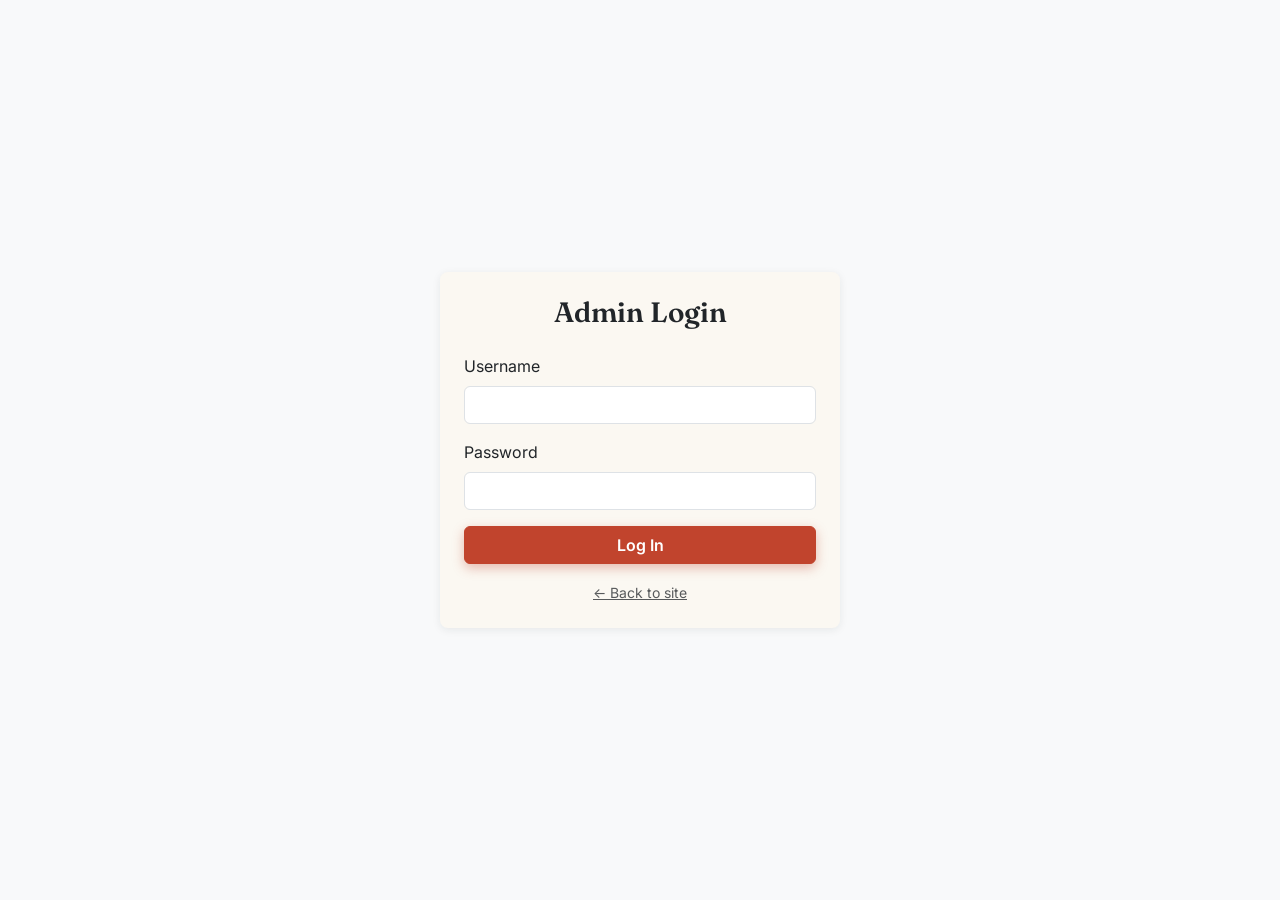
<file: admin/manage-orders.html>
<!doctype html>
<html lang="en">
  <head>
    <meta charset="UTF-8" />
    <meta name="viewport" content="width=device-width, initial-scale=1.0" />
    <title>Bella Cucina | Manage Orders</title>
    <meta
      name="description"
      content="Bella Cucina — cozy Italian restaurant offering handmade pasta, wood-fired pizza, and family recipes. Order online, book a table, or browse our menu."
    />
    <link rel="icon" type="image/x-icon" href="../favicon.ico" />

    <link
      href="https://cdn.jsdelivr.net/npm/bootstrap@5.3.3/dist/css/bootstrap.min.css"
      rel="stylesheet"
    />
    <link rel="stylesheet" href="../css/style.css" />
  </head>
  <body>
    <!-- ADMIN NAVBAR -->
    <nav class="navbar navbar-expand-lg navbar-dark bg-dark">
      <div class="container">
        <a class="navbar-brand" href="dashboard.html">Bella Cucina Admin</a>
        <div class="collapse navbar-collapse">
          <ul class="navbar-nav ms-auto">
            <li class="nav-item">
              <a class="nav-link" href="dashboard.html">Dashboard</a>
            </li>
            <li class="nav-item">
              <a class="nav-link" href="manage-menu.html">Menu</a>
            </li>
            <li class="nav-item">
              <a class="nav-link active" href="manage-orders.html">Orders</a>
            </li>
            <li class="nav-item">
              <a class="nav-link" href="manage-reservations.html"
                >Reservations</a
              >
            </li>
            <li class="nav-item">
              <button
                class="btn btn-outline-light btn-sm ms-2"
                onclick="adminLogout()"
              >
                Log Out
              </button>
            </li>
          </ul>
        </div>
      </div>
    </nav>

    <div class="container py-5">
      <h1 class="mb-4">Manage Orders</h1>

      <p id="noOrdersMessage" class="text-muted d-none">
        No orders placed yet.
      </p>

      <table class="table align-middle">
        <thead>
          <tr>
            <th>Order ID</th>
            <th>Customer</th>
            <th>Total</th>
            <th>Date</th>
            <th>Status</th>
            <th>Update Status</th>
            <th>Items</th>
          </tr>
        </thead>
        <tbody id="ordersBody">
          <!-- rows inserted by admin-orders.js -->
        </tbody>
      </table>
    </div>

    <script src="https://cdn.jsdelivr.net/npm/bootstrap@5.3.3/dist/js/bootstrap.bundle.min.js"></script>
    <script src="../js/admin-auth.js"></script>
    <script src="../js/admin-orders.js"></script>
  </body>
</html>
</file>
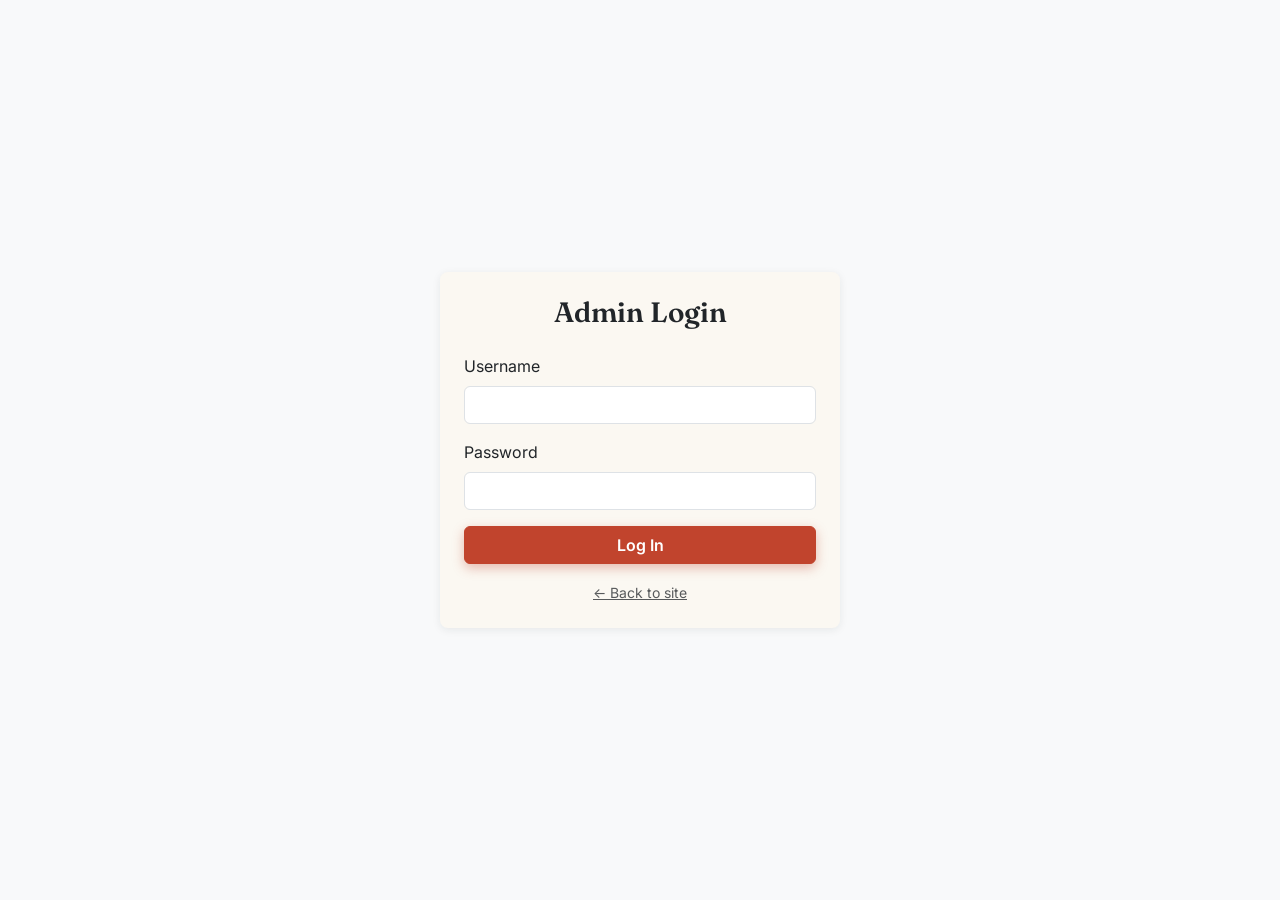
<file: admin/manage-reservations.html>
<!doctype html>
<html lang="en">
  <head>
    <meta charset="UTF-8" />
    <meta name="viewport" content="width=device-width, initial-scale=1.0" />
    <title>Bella Cucina | Manage Reservations</title>
    <meta
      name="description"
      content="Bella Cucina — cozy Italian restaurant offering handmade pasta, wood-fired pizza, and family recipes. Order online, book a table, or browse our menu."
    />
    <link rel="icon" type="image/x-icon" href="../favicon.ico" />

    <link
      href="https://cdn.jsdelivr.net/npm/bootstrap@5.3.3/dist/css/bootstrap.min.css"
      rel="stylesheet"
    />
    <link rel="stylesheet" href="../css/style.css" />
  </head>
  <body>
    <!-- ADMIN NAVBAR -->
    <nav class="navbar navbar-expand-lg navbar-dark bg-dark">
      <div class="container">
        <a class="navbar-brand" href="dashboard.html">Bella Cucina Admin</a>
        <div class="collapse navbar-collapse">
          <ul class="navbar-nav ms-auto">
            <li class="nav-item">
              <a class="nav-link" href="dashboard.html">Dashboard</a>
            </li>
            <li class="nav-item">
              <a class="nav-link" href="manage-menu.html">Menu</a>
            </li>
            <li class="nav-item">
              <a class="nav-link" href="manage-orders.html">Orders</a>
            </li>
            <li class="nav-item">
              <a class="nav-link active" href="manage-reservations.html"
                >Reservations</a
              >
            </li>
            <li class="nav-item">
              <button
                class="btn btn-outline-light btn-sm ms-2"
                onclick="adminLogout()"
              >
                Log Out
              </button>
            </li>
          </ul>
        </div>
      </div>
    </nav>

    <div class="container py-5">
      <h1 class="mb-4">Manage Reservations</h1>

      <p id="noReservationsMessage" class="text-muted d-none">
        No reservations yet.
      </p>

      <table class="table align-middle">
        <thead>
          <tr>
            <th>Res. ID</th>
            <th>Name</th>
            <th>Guests</th>
            <th>Date</th>
            <th>Time</th>
            <th>Status</th>
            <th>Update Status</th>
          </tr>
        </thead>
        <tbody id="reservationsBody">
          <!-- rows inserted by admin-reservations.js -->
        </tbody>
      </table>
    </div>

    <script src="https://cdn.jsdelivr.net/npm/bootstrap@5.3.3/dist/js/bootstrap.bundle.min.js"></script>
    <script src="../js/admin-auth.js"></script>
    <script src="../js/admin-reservations.js"></script>
  </body>
</html>
</file>
<file: css/style.css>
/* ===== FONTS ===== */
@import url('https://fonts.googleapis.com/css2?family=Fraunces:wght@500;600;700&family=Inter:wght@400;500;600&family=IBM+Plex+Mono:wght@500&display=swap');

/* ===== DESIGN TOKENS ===== */
:root {
  --color-basil: #2F4A3C;
  --color-basil-dark: #22362B;
  --color-tomato: #C1442D;
  --color-tomato-dark: #A3371F;
  --color-semolina: #F2E8D5;
  --color-gold: #C89B3C;
  --color-ink: #1F2420;
  --color-cream-card: #FBF8F2;

  --font-display: 'Fraunces', serif;
  --font-body: 'Inter', sans-serif;
  --font-mono: 'IBM Plex Mono', monospace;
}

/* ===== STICKY FOOTER LAYOUT =====
   Makes the footer sit at the bottom of the viewport on short pages,
   instead of floating right under the content. */
html, body {
  height: 100%;
}

body {
  display: flex;
  flex-direction: column;
  min-height: 100vh;
  font-family: var(--font-body);
  background-color: var(--color-semolina);
  color: var(--color-ink);
}

footer {
  margin-top: auto;
}

/* ===== TYPOGRAPHY ===== */
h1, h2, h3, h4, h5, .navbar-brand {
  font-family: var(--font-display);
  font-weight: 600;
}

/* Respect users who've asked for less motion */
@media (prefers-reduced-motion: reduce) {
  * { transition: none !important; animation: none !important; }
}

/* Visible keyboard focus everywhere (accessibility requirement) */
a:focus-visible, button:focus-visible, input:focus-visible,
select:focus-visible, textarea:focus-visible {
  outline: 3px solid var(--color-gold);
  outline-offset: 2px;
}

/* ===== NAVBAR ===== */
.navbar.bg-dark {
  background-color: var(--color-basil) !important;
}

.navbar-brand {
  font-size: 1.4rem;
  letter-spacing: 0.02em;
}

.nav-link.active {
  color: var(--color-gold) !important;
  font-weight: 600;
}

/* Brighter nav link color for sufficient contrast against the green navbar */
.navbar .nav-link {
  color: rgba(255, 255, 255, 0.85) !important;
}

/* ===== HERO ===== */
header.bg-secondary {
  background-color: var(--color-basil-dark) !important;
  background-image:
    linear-gradient(135deg, var(--color-basil-dark), var(--color-basil)),
    repeating-linear-gradient(45deg, rgba(255,255,255,0.03) 0px, rgba(255,255,255,0.03) 1px, transparent 1px, transparent 12px);
  padding-top: 5rem !important;
  padding-bottom: 5rem !important;
}

header h1 {
  font-size: 3.2rem;
  position: relative;
  display: inline-block;
  padding-bottom: 1rem;
}

/* Small decorative underline beneath the hero headline */
header h1::after {
  content: "";
  position: absolute;
  bottom: 0;
  left: 50%;
  transform: translateX(-50%);
  width: 80px;
  height: 3px;
  background-color: var(--color-gold);
}

header .lead {
  font-size: 1.2rem;
  opacity: 0.9;
}

/* ===== BUTTONS ===== */
.btn-warning {
  background-color: var(--color-tomato) !important;
  border-color: var(--color-tomato) !important;
  color: #fff !important;
  font-weight: 600;
  box-shadow: 0 4px 12px rgba(193, 68, 45, 0.35);
  transition: transform 0.15s ease, background-color 0.15s ease, box-shadow 0.15s ease;
}

.btn-warning:hover {
  background-color: var(--color-tomato-dark) !important;
  border-color: var(--color-tomato-dark) !important;
  transform: translateY(-2px);
  box-shadow: 0 6px 16px rgba(193, 68, 45, 0.45);
}

/* ===== CARDS (menu dishes) ===== */
.card {
  background-color: var(--color-cream-card);
  border: none;
  border-radius: 0.5rem;
  box-shadow: 0 2px 8px rgba(31, 36, 32, 0.08);
  transition: transform 0.2s ease, box-shadow 0.2s ease;
}

.card:hover {
  transform: translateY(-4px);
  box-shadow: 0 8px 20px rgba(31, 36, 32, 0.15);
}

/* Forces every dish photo to the same size and crop, regardless of the
   original photo's dimensions — keeps the menu grid looking consistent. */
.card-img-top {
  height: 220px;
  object-fit: cover;
  object-position: center;
}

.card-title {
  font-family: var(--font-display);
  font-weight: 600;
}

/* Signature element: dotted leader line between dish name and price,
   like a printed restaurant menu. Applied via .menu-price-line in menu.js */
.menu-price-line {
  display: flex;
  align-items: baseline;
  gap: 0.4rem;
  margin: 0.5rem 0;
}

.menu-price-line .dish-name {
  font-family: var(--font-display);
  font-size: 1.15rem;
  font-weight: 600;
  white-space: nowrap;
}

.menu-price-line .dots {
  flex: 1;
  border-bottom: 2px dotted var(--color-basil);
  opacity: 0.4;
  margin-bottom: 4px;
}

.menu-price-line .dish-price {
  font-family: var(--font-mono);
  font-weight: 500;
  color: var(--color-tomato);
  white-space: nowrap;
}

/* ===== FOOTER ===== */
footer.bg-dark {
  background-color: var(--color-ink) !important;
}

/* ===== FORMS ===== */
.form-control:focus, .form-select:focus {
  border-color: var(--color-gold);
  box-shadow: 0 0 0 0.25rem rgba(200, 155, 60, 0.25);
}

/* ===== TABLES (admin pages) ===== */
.table thead {
  background-color: var(--color-basil);
  color: #fff;
}

/* ===== BADGES ===== */
.badge.bg-success { background-color: var(--color-basil) !important; }
.badge.bg-danger { background-color: var(--color-tomato) !important; }
.badge.bg-warning { background-color: var(--color-gold) !important; }
</file>
